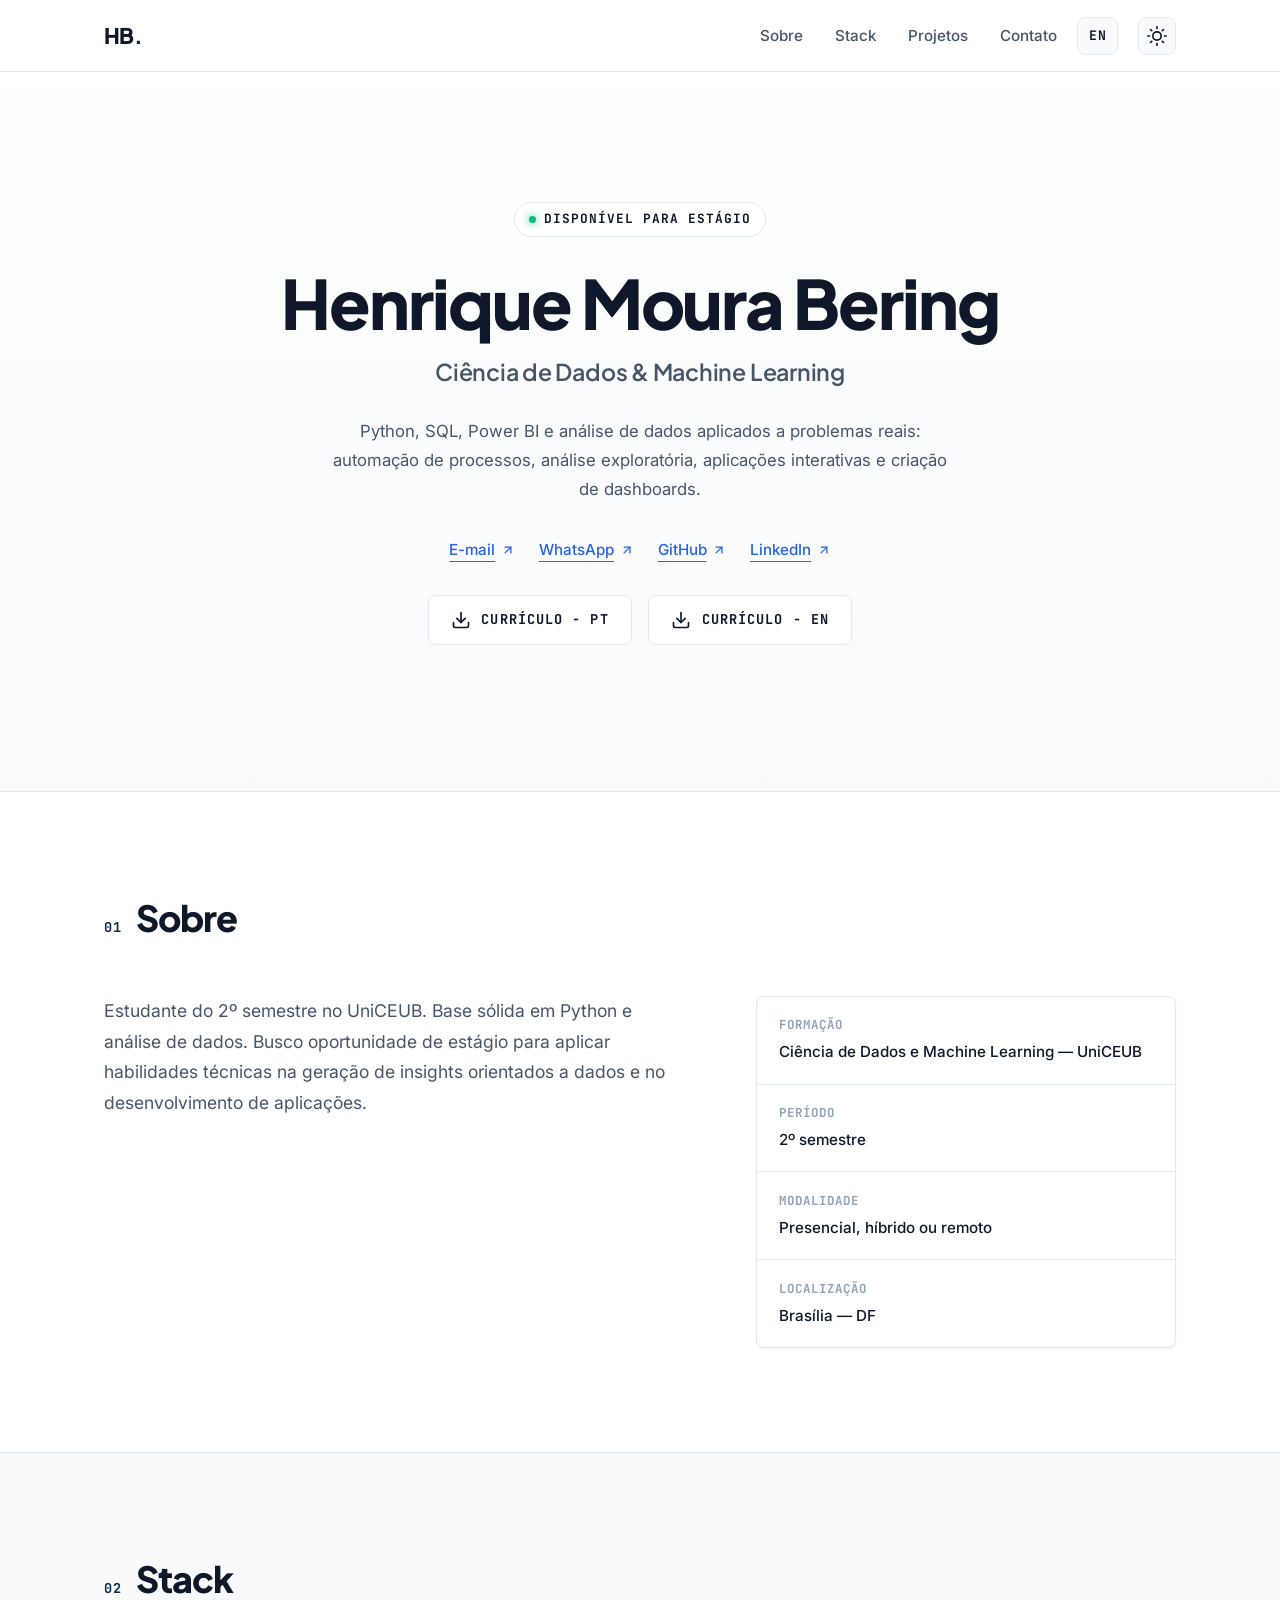
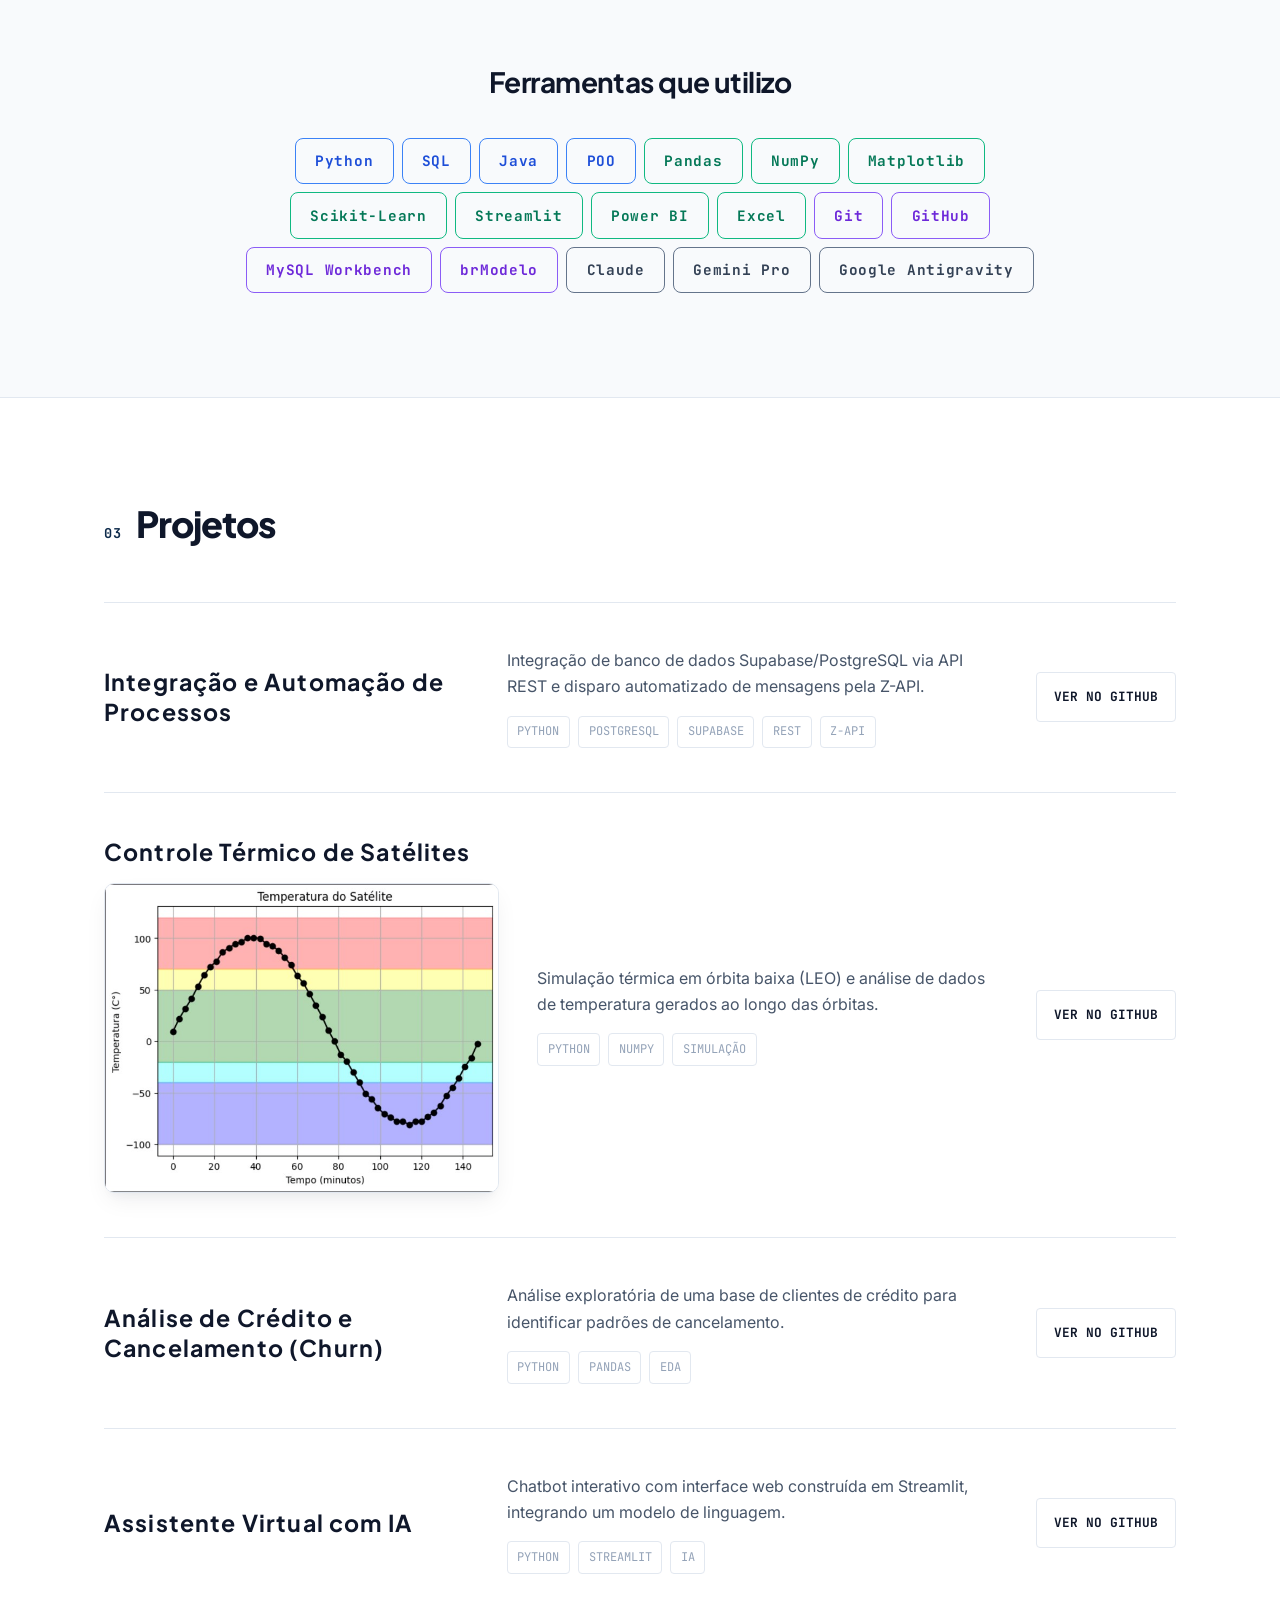
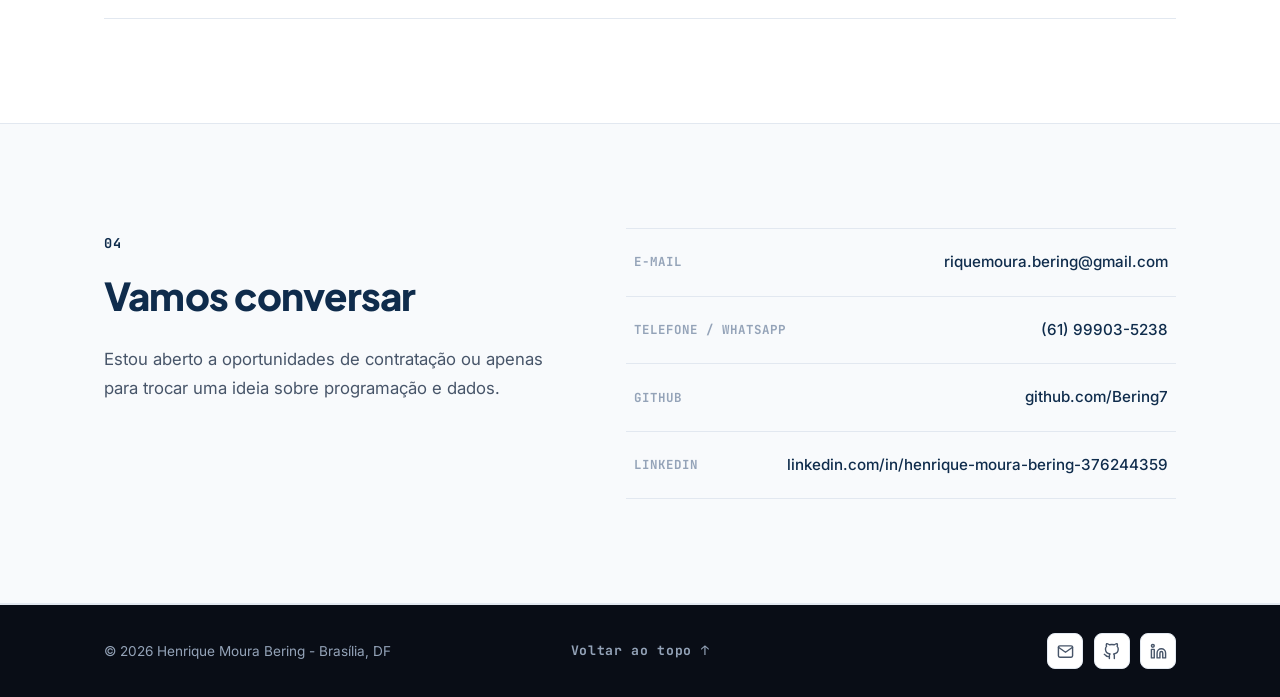
<file: index.html>
<!DOCTYPE html>
<html lang="pt-BR">
<head>
  <meta charset="UTF-8">
  <meta name="viewport" content="width=device-width, initial-scale=1.0">
  <meta name="description" content="Henrique Bering — Ciência de Dados & Machine Learning. Portfólio, projetos e contato.">
  <title>Henrique Moura Bering</title>
  <link rel="preconnect" href="https://fonts.googleapis.com">
  <link rel="preconnect" href="https://fonts.gstatic.com" crossorigin>
  <link href="https://fonts.googleapis.com/css2?family=Inter:wght@400;500;600&family=JetBrains+Mono:wght@400;700&family=Plus+Jakarta+Sans:wght@700;800&display=swap" rel="stylesheet">
  <link rel="stylesheet" href="style.css">
  <script>
    (function () {
      const savedTheme = localStorage.getItem("theme");
      const systemDark = window.matchMedia && window.matchMedia("(prefers-color-scheme: dark)").matches;
      const theme = savedTheme || (systemDark ? "dark" : "light");
      document.documentElement.setAttribute("data-theme", theme);

      const savedLang = localStorage.getItem("lang") || "pt";
      document.documentElement.lang = savedLang === "pt" ? "pt-BR" : "en";
    })();
  </script>
  <meta property="og:title" content="Henrique Moura Bering | Portfólio">
  <meta property="og:description" content="Ciência de Dados, Machine Learning & Desenvolvimento Python">
  <meta property="og:image" content="https://portfolio-henriquebering.vercel.app/og-image.jpg">
  <meta property="og:url" content="https://portfolio-henriquebering.vercel.app/">
  <meta property="og:type" content="website">
</head>
<body>

  <header class="header" id="header">
    <div class="container header__inner">
      <a href="#inicio" class="logo" aria-label="Início">HB<span>.</span></a>

      <div class="header__right">
        <nav class="nav" id="navMenu" aria-label="Navegação principal">
          <ul class="nav__list">
            <li><a href="#sobre" class="nav__link" data-i18n="nav_about">Sobre</a></li>
            <li><a href="#skills" class="nav__link" data-i18n="nav_skills">Stack</a></li>
            <li><a href="#projetos" class="nav__link" data-i18n="nav_projects">Projetos</a></li>
            <li><a href="#contato" class="nav__link" data-i18n="nav_contact">Contato</a></li>
          </ul>
        </nav>

        <!-- Botão de Alternar Idioma -->
        <button type="button" class="lang-btn" id="langToggle" aria-label="Mudar para inglês" title="Mudar para inglês">EN</button>

        <button class="theme-toggle" id="themeToggle" type="button" aria-label="Alternar modo escuro e claro" title="Alternar modo escuro e claro">
          <!-- Sol: visível no modo claro -->
          <svg class="theme-icon theme-icon--sun" xmlns="http://www.w3.org/2000/svg" width="20" height="20" viewBox="0 0 24 24" fill="none" stroke="currentColor" stroke-width="2" stroke-linecap="round" stroke-linejoin="round" aria-hidden="true">
            <circle cx="12" cy="12" r="5"></circle>
            <line x1="12" y1="1" x2="12" y2="3"></line>
            <line x1="12" y1="21" x2="12" y2="23"></line>
            <line x1="4.22" y1="4.22" x2="5.64" y2="5.64"></line>
            <line x1="18.36" y1="18.36" x2="19.78" y2="19.78"></line>
            <line x1="1" y1="12" x2="3" y2="12"></line>
            <line x1="21" y1="12" x2="23" y2="12"></line>
            <line x1="4.22" y1="19.78" x2="5.64" y2="18.36"></line>
            <line x1="18.36" y1="5.64" x2="19.78" y2="4.22"></line>
          </svg>
          <!-- Lua: visível no modo escuro -->
          <svg class="theme-icon theme-icon--moon" xmlns="http://www.w3.org/2000/svg" width="20" height="20" viewBox="0 0 24 24" fill="none" stroke="currentColor" stroke-width="2" stroke-linecap="round" stroke-linejoin="round" aria-hidden="true">
            <path d="M21 12.79A9 9 0 1 1 11.21 3 7 7 0 0 0 21 12.79z"></path>
          </svg>
        </button>

        <button class="nav-toggle" id="navToggle" aria-label="Abrir menu" aria-expanded="false" aria-controls="navMenu">
          <span></span><span></span><span></span>
        </button>
      </div>
    </div>
  </header>

  <main>
    <!-- HERO -->
    <section class="hero" id="inicio">
      <div class="container hero__inner">
        <p class="hero__eyebrow" data-i18n="hero_eyebrow">Disponível para estágio</p>
        <h1 class="hero__title">Henrique Moura Bering</h1>
        <h2 class="hero__subtitle" data-i18n="hero_subtitle">Ciência de Dados &amp; Machine Learning</h2>
        <p class="hero__text" data-i18n="hero_text">
          Python, SQL, Power BI e análise de dados aplicados a problemas reais: automação de processos,
          análise exploratória, aplicações interativas e criação de dashboards.
        </p>
        <div class="hero__contacts">
          <a href="https://mail.google.com/mail/?view=cm&fs=1&to=riquemoura.bering@gmail.com" class="hero__link" title="riquemoura.bering@gmail.com" target="blank">
            <span data-i18n="contact_email">E-mail</span>
            <svg class="link-arrow" xmlns="http://www.w3.org/2000/svg" width="14" height="14" viewBox="0 0 24 24" fill="none" stroke="currentColor" stroke-width="2.2" stroke-linecap="round" stroke-linejoin="round" aria-hidden="true">
              <line x1="7" y1="17" x2="17" y2="7"></line>
              <polyline points="7 7 17 7 17 17"></polyline>
            </svg>
          </a>
          <a href="https://wa.me/5561999035238" target="_blank" rel="noopener noreferrer" class="hero__link" title="(61) 99903-5238">
            <span data-i18n="contact_whatsapp">WhatsApp</span>
            <svg class="link-arrow" xmlns="http://www.w3.org/2000/svg" width="14" height="14" viewBox="0 0 24 24" fill="none" stroke="currentColor" stroke-width="2.2" stroke-linecap="round" stroke-linejoin="round" aria-hidden="true">
              <line x1="7" y1="17" x2="17" y2="7"></line>
              <polyline points="7 7 17 7 17 17"></polyline>
            </svg>
          </a>
          <a href="https://github.com/Bering7" target="_blank" rel="noopener noreferrer" class="hero__link" title="github.com/Bering7">
            <span data-i18n="contact_github">GitHub</span>
            <svg class="link-arrow" xmlns="http://www.w3.org/2000/svg" width="14" height="14" viewBox="0 0 24 24" fill="none" stroke="currentColor" stroke-width="2.2" stroke-linecap="round" stroke-linejoin="round" aria-hidden="true">
              <line x1="7" y1="17" x2="17" y2="7"></line>
              <polyline points="7 7 17 7 17 17"></polyline>
            </svg>
          </a>
          <a href="https://www.linkedin.com/in/henrique-moura-bering-376244359" target="_blank" rel="noopener noreferrer" class="hero__link" title="linkedin.com/in/henrique-moura-bering-376244359">
            <span data-i18n="contact_linkedin">LinkedIn</span>
            <svg class="link-arrow" xmlns="http://www.w3.org/2000/svg" width="14" height="14" viewBox="0 0 24 24" fill="none" stroke="currentColor" stroke-width="2.2" stroke-linecap="round" stroke-linejoin="round" aria-hidden="true">
              <line x1="7" y1="17" x2="17" y2="7"></line>
              <polyline points="7 7 17 7 17 17"></polyline>
            </svg>
          </a>
        </div>

        <div class="hero__actions">
          <a href="curriculo/Currículo.pdf" download="Currículo_Henrique_Moura_Bering" class="btn btn--download"><!-- Ícone de Download em SVG -->
            <svg xmlns="http://www.w3.org/2000/svg" width="20" height="20" viewBox="0 0 24 24" fill="none" stroke="currentColor" stroke-width="2" stroke-linecap="round" stroke-linejoin="round">
              <path d="M21 15v4a2 2 0 0 1-2 2H5a2 2 0 0 1-2-2v-4"></path>
              <polyline points="7 10 12 15 17 10"></polyline>
              <line x1="12" y1="15" x2="12" y2="3"></line>
            </svg>
            <span data-i18n="resume_pt">Currículo - PT</span>
          </a>

          <a href="curriculo/resume.pdf" download="Resume_Henrique_Moura_Bering" class="btn btn--download"><!-- Ícone de Download em SVG -->
            <svg xmlns="http://www.w3.org/2000/svg" width="20" height="20" viewBox="0 0 24 24" fill="none" stroke="currentColor" stroke-width="2" stroke-linecap="round" stroke-linejoin="round">
              <path d="M21 15v4a2 2 0 0 1-2 2H5a2 2 0 0 1-2-2v-4"></path>
              <polyline points="7 10 12 15 17 10"></polyline>
              <line x1="12" y1="15" x2="12" y2="3"></line>
            </svg>
            <span data-i18n="resume_en">Currículo - EN</span>
          </a>
        </div>
      </div>
    </section>

    <!-- SOBRE -->
    <section class="section" id="sobre">
      <div class="container about">
        <div class="section__header">
          <span class="section__label">01</span>
          <h2 class="section__title" data-i18n="about_title">Sobre</h2>
        </div>
        <div class="about__grid">
          <p class="about__text" data-i18n="about_text">
            Estudante do 2º semestre no UniCEUB. Base sólida em Python e análise de dados.
            Busco oportunidade de estágio para aplicar habilidades técnicas na geração de
            insights orientados a dados e no desenvolvimento de aplicações.
          </p>
          <ul class="about__facts">
            <li>
              <span class="about__fact-label" data-i18n="fact_education_label">Formação</span>
              <span class="about__fact-value" data-i18n="fact_education_val">Ciência de Dados e Machine Learning — UniCEUB</span>
            </li>
            <li>
              <span class="about__fact-label" data-i18n="fact_term_label">Período</span>
              <span class="about__fact-value" data-i18n="fact_term_val">2º semestre</span>
            </li>
            <li>
              <span class="about__fact-label" data-i18n="fact_model_label">Modalidade</span>
              <span class="about__fact-value" data-i18n="fact_model_val">Presencial, híbrido ou remoto</span>
            </li>
            <li>
              <span class="about__fact-label" data-i18n="fact_location_label">Localização</span>
              <span class="about__fact-value" data-i18n="fact_location_val">Brasília — DF</span>
            </li>
          </ul>
        </div>
      </div>
    </section>

    <!-- SKILLS -->
    <section class="section section--alt" id="skills">
      <div class="container">
        <div class="section__header">
          <span class="section__label">02</span>
          <h2 class="section__title" data-i18n="skills_title">Stack</h2>
        </div>
        <h3 class="stack__subtitle" data-i18n="stack_subtitle">Ferramentas que utilizo</h3>
        <ul class="badges stack-cloud">
          <li class="badge badge--lang">Python</li>
          <li class="badge badge--lang">SQL</li>
          <li class="badge badge--lang">Java</li>
          <li class="badge badge--lang" data-i18n="badge_oop">POO</li>
          <li class="badge badge--data">Pandas</li>
          <li class="badge badge--data">NumPy</li>
          <li class="badge badge--data">Matplotlib</li>
          <li class="badge badge--data">Scikit-Learn</li>
          <li class="badge badge--data">Streamlit</li>
          <li class="badge badge--data">Power BI</li>
          <li class="badge badge--data">Excel</li>
          <li class="badge badge--tool">Git</li>
          <li class="badge badge--tool">GitHub</li>
          <li class="badge badge--tool">MySQL Workbench</li>
          <li class="badge badge--tool">brModelo</li>
          <li class="badge badge--ai">Claude</li>
          <li class="badge badge--ai">Gemini Pro</li>
          <li class="badge badge--ai">Google Antigravity</li>
        </ul>
      </div>
    </section>

    <!-- PROJETOS -->
    <section class="section" id="projetos">
      <div class="container">
        <div class="section__header">
          <span class="section__label">03</span>
          <h2 class="section__title" data-i18n="projects_title">Projetos</h2>
        </div>

        <div class="portfolio-list">
          <!-- Projeto sem imagem -->
          <article class="portfolio-row">
            <div class="portfolio-left">
              <h3 class="portfolio-title" data-i18n="project_1_title">Integração e Automação de Processos</h3>
            </div>
            <div class="portfolio-center">
              <p class="portfolio-desc" data-i18n="project_1_text">Integração de banco de dados Supabase/PostgreSQL via API REST e disparo automatizado de mensagens pela Z-API.</p>
              <div class="portfolio-tags">
                <span>Python</span><span>PostgreSQL</span><span>Supabase</span><span>REST</span><span>Z-API</span>
              </div>
            </div>
            <div class="portfolio-right">
              <a href="https://github.com/Bering7/desafio-b2bflow" target="_blank" class="portfolio-btn" data-i18n="github_btn">VER NO GITHUB</a>
            </div>
          </article>

          <!-- Projeto SEM imagem -->
          <article class="portfolio-row">
            <div class="portfolio-left">
              <h3 class="portfolio-title" data-i18n="project_2_title">Controle Térmico de Satélites</h3>
              <img src="img/satelite.jpg" alt="Satelite" class="portfolio-img">
            </div>
            <div class="portfolio-center">
              <p class="portfolio-desc" data-i18n="project_2_text">Simulação térmica em órbita baixa (LEO) e análise de dados de temperatura gerados ao longo das órbitas.</p>
              <div class="portfolio-tags">
                <span>Python</span><span>NumPy</span><span data-i18n="tag_simulation">Simulação</span>
              </div>
            </div>
            <div class="portfolio-right">
              <a href="https://github.com/Bering7/Controle-Termico-de-Satelite" target="_blank" class="portfolio-btn" data-i18n="github_btn">VER NO GITHUB</a>
            </div>
          </article>

          <!-- Projeto SEM imagem -->
          <article class="portfolio-row">
            <div class="portfolio-left">
              <h3 class="portfolio-title" data-i18n="project_3_title">Análise de Crédito e Cancelamento (Churn)</h3>
            </div>
            <div class="portfolio-center">
              <p class="portfolio-desc" data-i18n="project_3_text">Análise exploratória de uma base de clientes de crédito para identificar padrões de cancelamento.</p>
              <div class="portfolio-tags">
                <span>Python</span><span>Pandas</span><span>EDA</span>
              </div>
            </div>
            <div class="portfolio-right">
              <a href="https://github.com/Bering7/Hashtag-Programacao" target="_blank" class="portfolio-btn" data-i18n="github_btn">VER NO GITHUB</a>
            </div>
          </article>

          <!-- Projeto SEM imagem -->
          <article class="portfolio-row">
            <div class="portfolio-left">
              <h3 class="portfolio-title" data-i18n="project_4_title">Assistente Virtual com IA</h3>
            </div>
            <div class="portfolio-center">
              <p class="portfolio-desc" data-i18n="project_4_text">Chatbot interativo com interface web construída em Streamlit, integrando um modelo de linguagem.</p>
              <div class="portfolio-tags">
                <span>Python</span><span>Streamlit</span><span data-i18n="tag_ai">IA</span>
              </div>
            </div>
            <div class="portfolio-right">
              <a href="https://github.com/Bering7/Hashtag-Programacao" target="_blank" class="portfolio-btn" data-i18n="github_btn">VER NO GITHUB</a>
            </div>
          </article>
        </div>
      </div>
    </section>

    <!-- CONTATO -->
    <section class="section section--alt" id="contato">
      <div class="container contact">
        <div class="contact__intro">
          <span class="section__label">04</span>
          <h2 class="contact__title" data-i18n="contact_title">Vamos conversar</h2>
          <p class="contact__text" data-i18n="contact_text">
            Estou aberto a oportunidades de contratação ou apenas para trocar uma ideia sobre programação e dados.
          </p>
        </div>

        <ul class="contact__list">
          <li>
            <a href="https://mail.google.com/mail/?view=cm&fs=1&to=riquemoura.bering@gmail.com" target="_blank" rel="noopener noreferrer" class="contact__item">
              <span class="contact__label" data-i18n="contact_email">E-mail</span>
              <span class="contact__value">riquemoura.bering@gmail.com</span>
            </a>
          </li>
          <li>
            <a href="https://wa.me/5561999035238" target="_blank" rel="noopener noreferrer" class="contact__item">
              <span class="contact__label" data-i18n="contact_phone_label">Telefone / WhatsApp</span>
              <span class="contact__value">(61) 99903-5238</span>
            </a>
          </li>
          <li>
            <a href="https://github.com/Bering7" target="_blank" rel="noopener noreferrer" class="contact__item">
              <span class="contact__label" data-i18n="contact_github">GitHub</span>
              <span class="contact__value">github.com/Bering7</span>
            </a>
          </li>
          <li>
            <a href="https://www.linkedin.com/in/henrique-moura-bering-376244359" target="_blank" rel="noopener noreferrer" class="contact__item">
              <span class="contact__label" data-i18n="contact_linkedin">LinkedIn</span>
              <span class="contact__value">linkedin.com/in/henrique-moura-bering-376244359</span>
            </a>
          </li>
        </ul>
      </div>
    </section>
  </main>

  <footer class="footer">
    <div class="container footer__inner">
      <p class="footer__copy">&copy; <span id="year"></span> Henrique Moura Bering - <span data-i18n="footer_location">Brasília, DF</span></p>
      <a href="#inicio" class="footer__top" data-i18n="back_to_top">Voltar ao topo ↑</a>
      <div class="footer__socials">
        <a href="https://mail.google.com/mail/?view=cm&fs=1&to=riquemoura.bering@gmail.com" target="_blank" rel="noopener noreferrer" class="footer__social-btn" aria-label="E-mail" title="E-mail">
          <svg xmlns="http://www.w3.org/2000/svg" width="17" height="17" viewBox="0 0 24 24" fill="none" stroke="currentColor" stroke-width="2" stroke-linecap="round" stroke-linejoin="round" aria-hidden="true">
            <path d="M4 4h16c1.1 0 2 .9 2 2v12c0 1.1-.9 2-2 2H4c-1.1 0-2-.9-2-2V6c0-1.1.9-2 2-2z"></path>
            <polyline points="22,6 12,13 2,6"></polyline>
          </svg>
        </a>
        <a href="https://github.com/Bering7" target="_blank" rel="noopener noreferrer" class="footer__social-btn" aria-label="GitHub" title="GitHub">
          <svg xmlns="http://www.w3.org/2000/svg" width="17" height="17" viewBox="0 0 24 24" fill="none" stroke="currentColor" stroke-width="2" stroke-linecap="round" stroke-linejoin="round" aria-hidden="true">
            <path d="M9 19c-5 1.5-5-2.5-7-3m14 6v-3.87a3.37 3.37 0 0 0-.94-2.61c3.14-.35 6.44-1.54 6.44-7A5.44 5.44 0 0 0 20 4.77 5.07 5.07 0 0 0 19.91 1S18.73.65 16 2.48a13.38 13.38 0 0 0-7 0C6.27.65 5.09 1 5.09 1A5.07 5.07 0 0 0 5 4.77a5.44 5.44 0 0 0-1.5 3.78c0 5.42 3.3 6.61 6.44 7A3.37 3.37 0 0 0 9 18.13V22"></path>
          </svg>
        </a>
        <a href="https://www.linkedin.com/in/henrique-moura-bering-376244359" target="_blank" rel="noopener noreferrer" class="footer__social-btn" aria-label="LinkedIn" title="LinkedIn">
          <svg xmlns="http://www.w3.org/2000/svg" width="17" height="17" viewBox="0 0 24 24" fill="none" stroke="currentColor" stroke-width="2" stroke-linecap="round" stroke-linejoin="round" aria-hidden="true">
            <path d="M16 8a6 6 0 0 1 6 6v7h-4v-7a2 2 0 0 0-2-2 2 2 0 0 0-2 2v7h-4v-7a6 6 0 0 1 6-6z"></path>
            <rect x="2" y="9" width="4" height="12"></rect>
            <circle cx="4" cy="4" r="2"></circle>
          </svg>
        </a>
      </div>
    </div>
  </footer>

  <script src="script.js"></script>
</body>
</html>
</file>
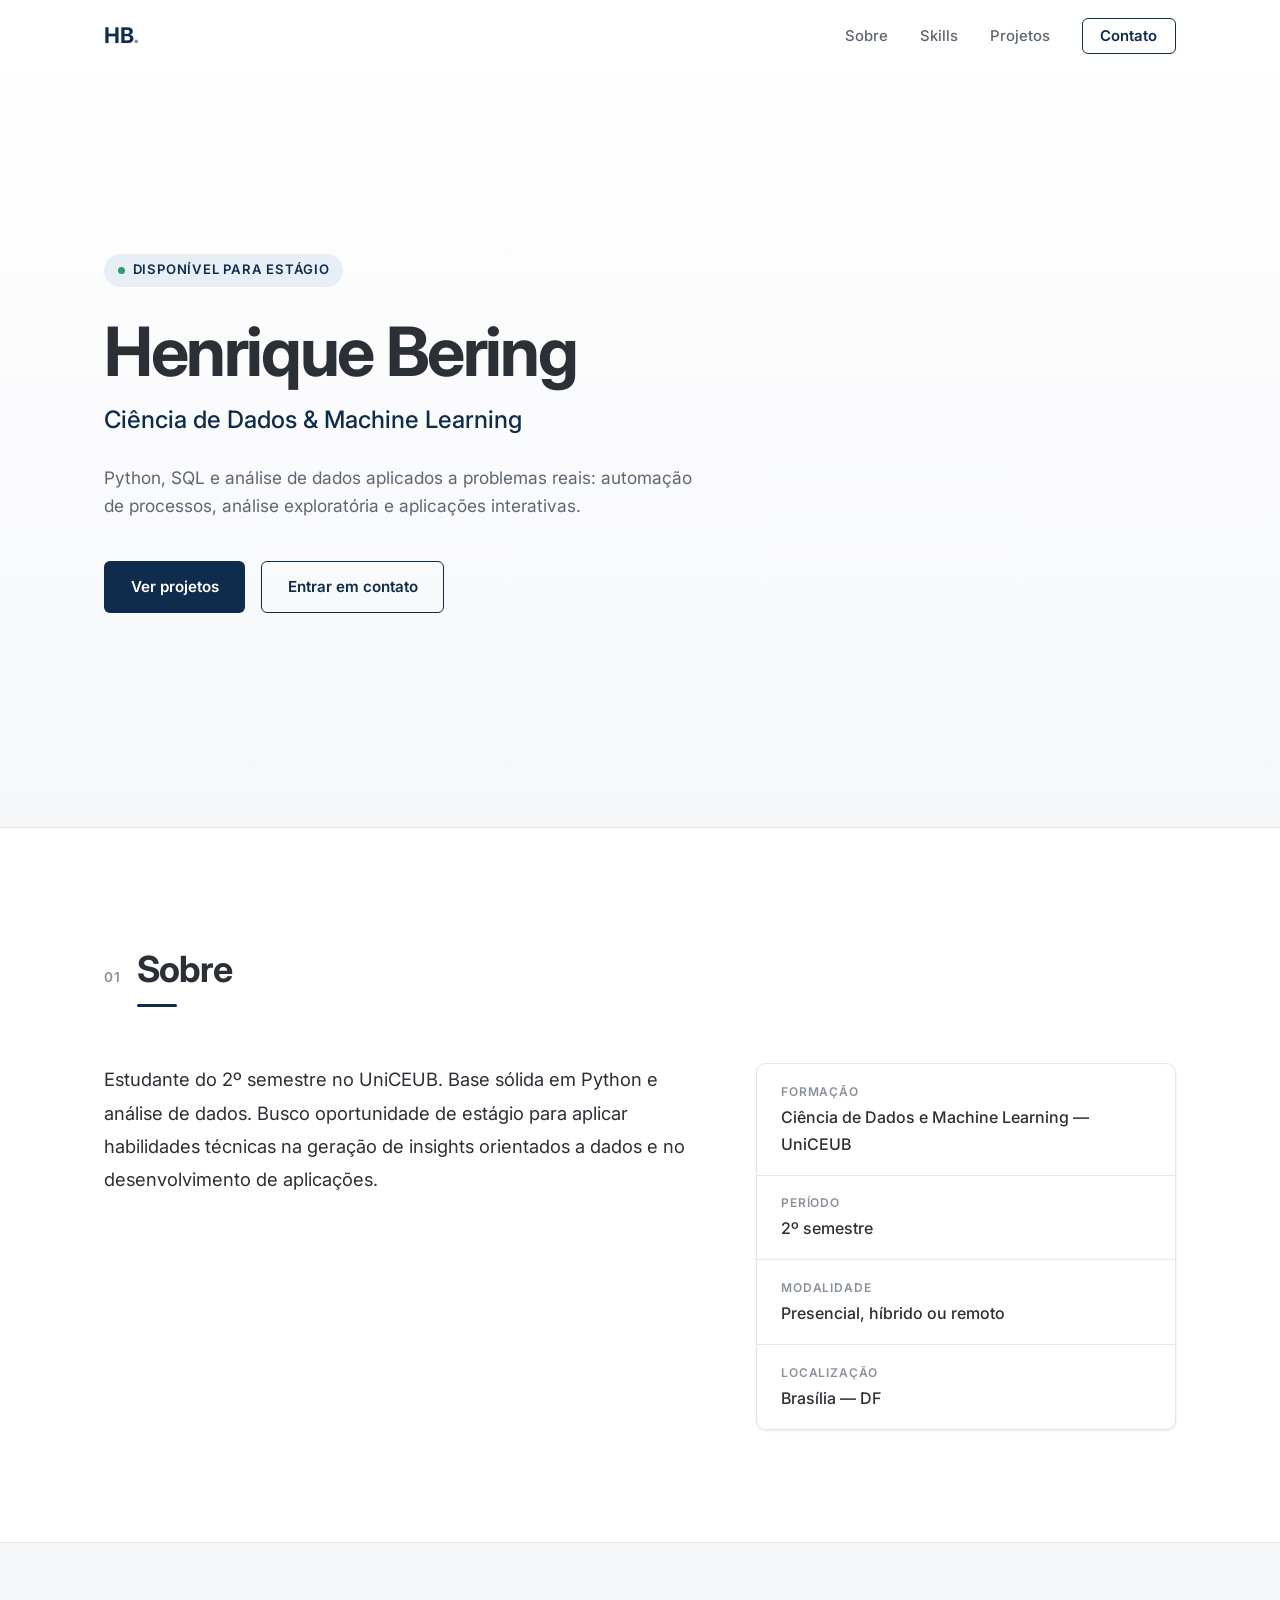
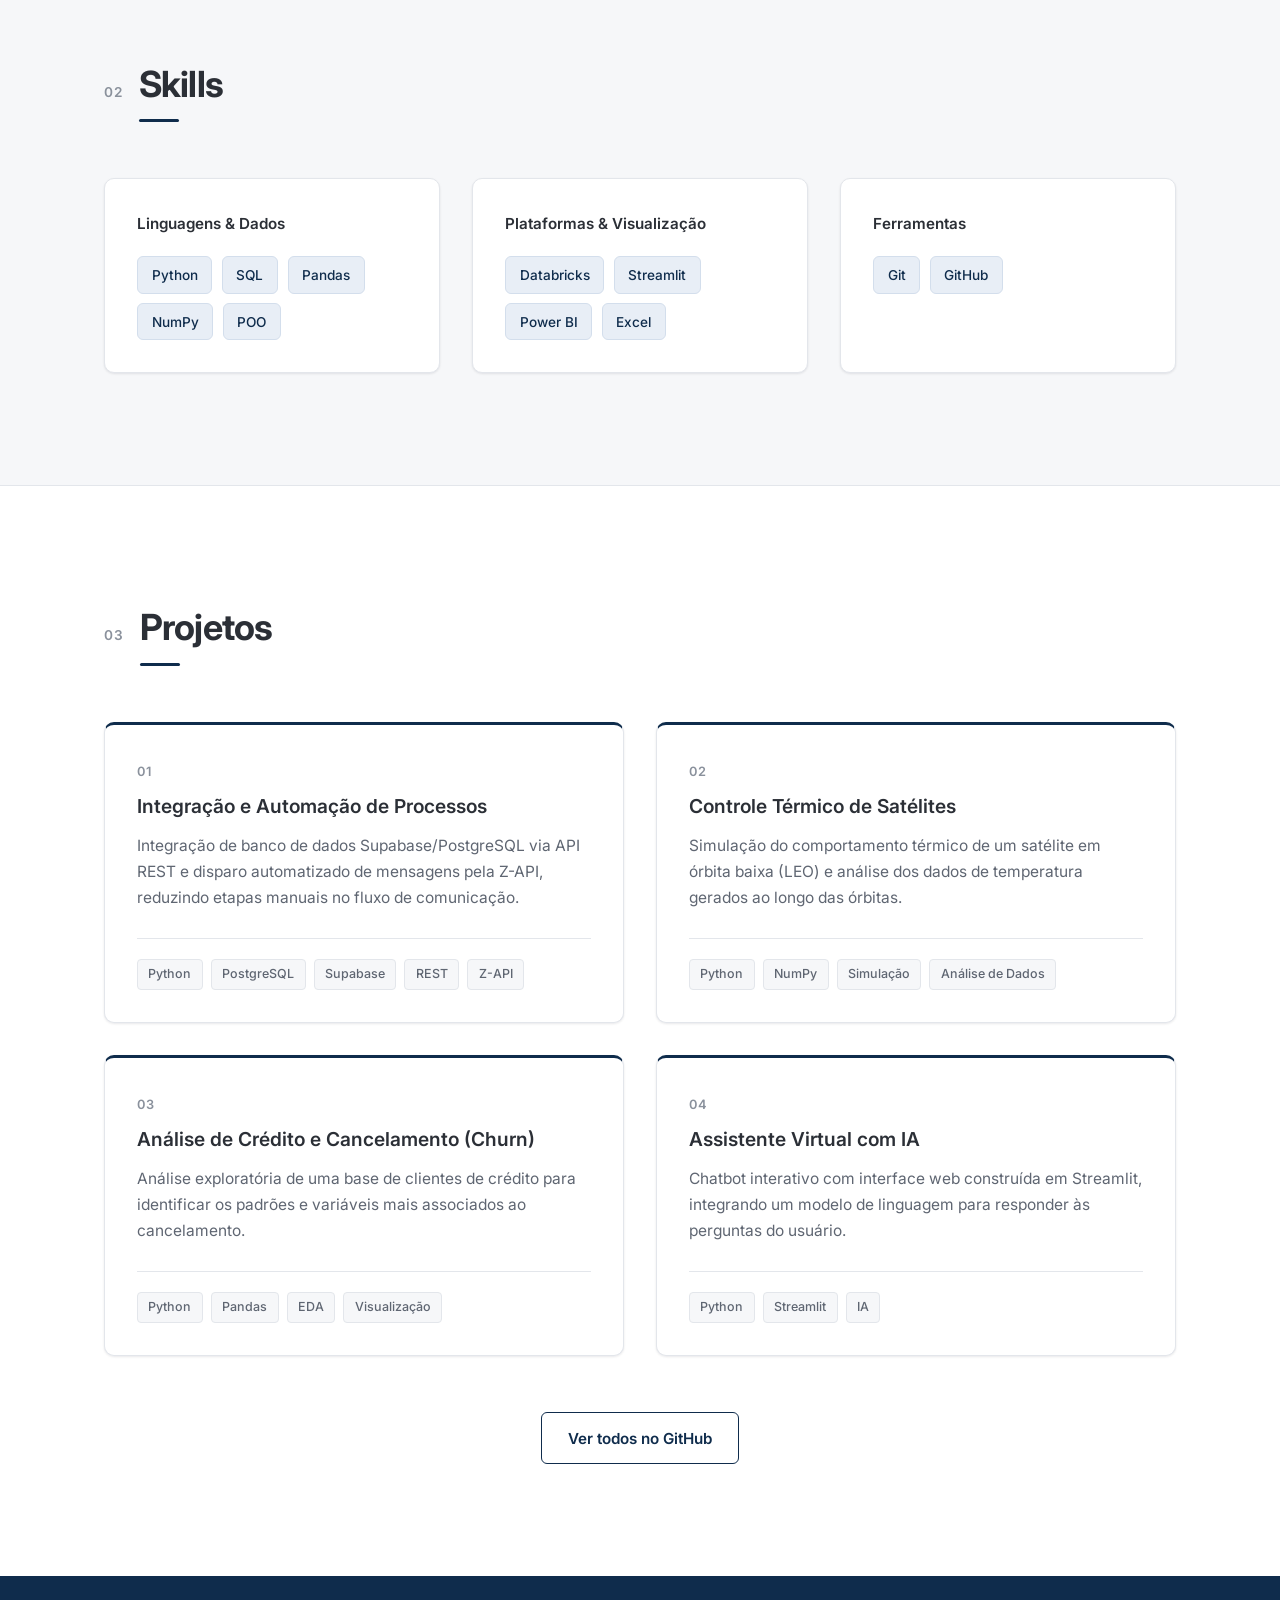
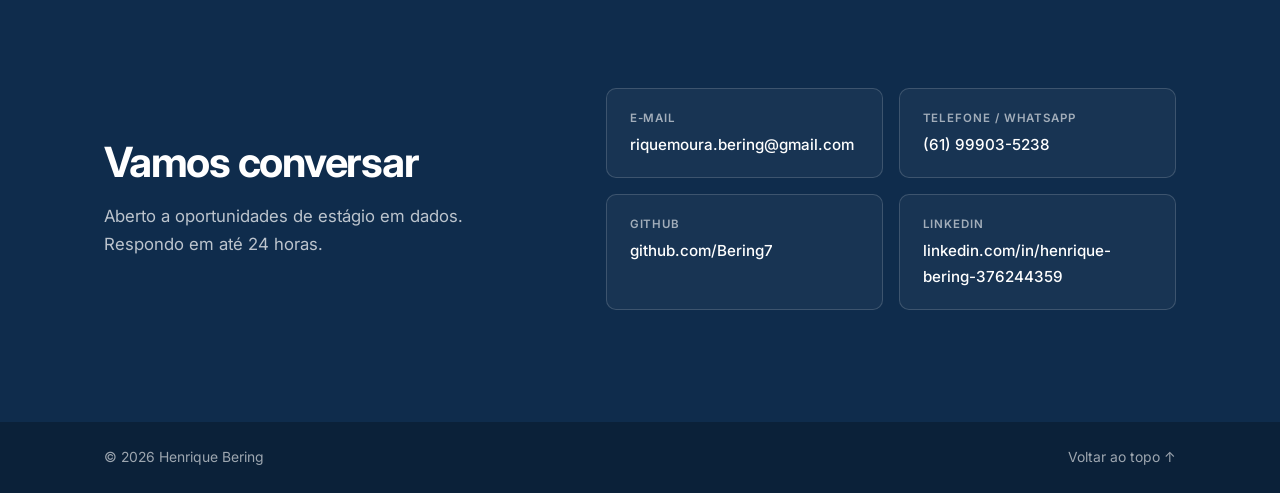
<file: portfolioHUB/index.html>
<!DOCTYPE html>
<html lang="pt-BR">
<head>
  <meta charset="UTF-8">
  <meta name="viewport" content="width=device-width, initial-scale=1.0">
  <meta name="description" content="Henrique Bering — Ciência de Dados & Machine Learning. Portfólio, projetos e contato.">
  <title>Henrique Bering | Ciência de Dados & Machine Learning</title>
  <link rel="preconnect" href="https://fonts.googleapis.com">
  <link rel="preconnect" href="https://fonts.gstatic.com" crossorigin>
  <link href="https://fonts.googleapis.com/css2?family=Inter:wght@400;500;600;700&display=swap" rel="stylesheet">
  <link rel="stylesheet" href="style.css">
</head>
<body>

  <header class="header" id="header">
    <div class="container header__inner">
      <a href="#inicio" class="logo" aria-label="Início">HB<span>.</span></a>

      <button class="nav-toggle" id="navToggle" aria-label="Abrir menu" aria-expanded="false" aria-controls="navMenu">
        <span></span><span></span><span></span>
      </button>

      <nav class="nav" id="navMenu" aria-label="Navegação principal">
        <ul class="nav__list">
          <li><a href="#sobre" class="nav__link">Sobre</a></li>
          <li><a href="#skills" class="nav__link">Skills</a></li>
          <li><a href="#projetos" class="nav__link">Projetos</a></li>
          <li><a href="#contato" class="nav__link nav__link--cta">Contato</a></li>
        </ul>
      </nav>
    </div>
  </header>

  <main>
    <!-- HERO -->
    <section class="hero" id="inicio">
      <div class="container hero__inner">
        <p class="hero__eyebrow">Disponível para estágio</p>
        <h1 class="hero__title">Henrique Bering</h1>
        <h2 class="hero__subtitle">Ciência de Dados &amp; Machine Learning</h2>
        <p class="hero__text">
          Python, SQL e análise de dados aplicados a problemas reais: automação de processos,
          análise exploratória e aplicações interativas.
        </p>
        <div class="hero__actions">
          <a href="#projetos" class="btn btn--primary">Ver projetos</a>
          <a href="#contato" class="btn btn--outline">Entrar em contato</a>
        </div>
      </div>
    </section>

    <!-- SOBRE -->
    <section class="section" id="sobre">
      <div class="container about">
        <div class="section__header">
          <span class="section__label">01</span>
          <h2 class="section__title">Sobre</h2>
        </div>
        <div class="about__grid">
          <p class="about__text">
            Estudante do 2º semestre no UniCEUB. Base sólida em Python e análise de dados.
            Busco oportunidade de estágio para aplicar habilidades técnicas na geração de
            insights orientados a dados e no desenvolvimento de aplicações.
          </p>
          <ul class="about__facts">
            <li>
              <span class="about__fact-label">Formação</span>
              <span class="about__fact-value">Ciência de Dados e Machine Learning — UniCEUB</span>
            </li>
            <li>
              <span class="about__fact-label">Período</span>
              <span class="about__fact-value">2º semestre</span>
            </li>
            <li>
              <span class="about__fact-label">Modalidade</span>
              <span class="about__fact-value">Presencial, híbrido ou remoto</span>
            </li>
            <li>
              <span class="about__fact-label">Localização</span>
              <span class="about__fact-value">Brasília — DF</span>
            </li>
          </ul>
        </div>
      </div>
    </section>

    <!-- SKILLS -->
    <section class="section section--alt" id="skills">
      <div class="container">
        <div class="section__header">
          <span class="section__label">02</span>
          <h2 class="section__title">Skills</h2>
        </div>

        <div class="skills__grid">
          <div class="skills__group">
            <h3 class="skills__group-title">Linguagens &amp; Dados</h3>
            <ul class="badges">
              <li class="badge">Python</li>
              <li class="badge">SQL</li>
              <li class="badge">Pandas</li>
              <li class="badge">NumPy</li>
              <li class="badge">POO</li>
            </ul>
          </div>
          <div class="skills__group">
            <h3 class="skills__group-title">Plataformas &amp; Visualização</h3>
            <ul class="badges">
              <li class="badge">Databricks</li>
              <li class="badge">Streamlit</li>
              <li class="badge">Power BI</li>
              <li class="badge">Excel</li>
            </ul>
          </div>
          <div class="skills__group">
            <h3 class="skills__group-title">Ferramentas</h3>
            <ul class="badges">
              <li class="badge">Git</li>
              <li class="badge">GitHub</li>
            </ul>
          </div>
        </div>
      </div>
    </section>

    <!-- PROJETOS -->
    <section class="section" id="projetos">
      <div class="container">
        <div class="section__header">
          <span class="section__label">03</span>
          <h2 class="section__title">Projetos</h2>
        </div>

        <div class="projects__grid">
          <article class="card">
            <span class="card__index">01</span>
            <h3 class="card__title">Integração e Automação de Processos</h3>
            <p class="card__text">
              Integração de banco de dados Supabase/PostgreSQL via API REST e disparo
              automatizado de mensagens pela Z-API, reduzindo etapas manuais no fluxo de comunicação.
            </p>
            <ul class="card__tags">
              <li>Python</li>
              <li>PostgreSQL</li>
              <li>Supabase</li>
              <li>REST</li>
              <li>Z-API</li>
            </ul>
          </article>

          <article class="card">
            <span class="card__index">02</span>
            <h3 class="card__title">Controle Térmico de Satélites</h3>
            <p class="card__text">
              Simulação do comportamento térmico de um satélite em órbita baixa (LEO) e
              análise dos dados de temperatura gerados ao longo das órbitas.
            </p>
            <ul class="card__tags">
              <li>Python</li>
              <li>NumPy</li>
              <li>Simulação</li>
              <li>Análise de Dados</li>
            </ul>
          </article>

          <article class="card">
            <span class="card__index">03</span>
            <h3 class="card__title">Análise de Crédito e Cancelamento (Churn)</h3>
            <p class="card__text">
              Análise exploratória de uma base de clientes de crédito para identificar
              os padrões e variáveis mais associados ao cancelamento.
            </p>
            <ul class="card__tags">
              <li>Python</li>
              <li>Pandas</li>
              <li>EDA</li>
              <li>Visualização</li>
            </ul>
          </article>

          <article class="card">
            <span class="card__index">04</span>
            <h3 class="card__title">Assistente Virtual com IA</h3>
            <p class="card__text">
              Chatbot interativo com interface web construída em Streamlit, integrando
              um modelo de linguagem para responder às perguntas do usuário.
            </p>
            <ul class="card__tags">
              <li>Python</li>
              <li>Streamlit</li>
              <li>IA</li>
            </ul>
          </article>
        </div>

        <div class="projects__more">
          <a href="https://github.com/Bering7" target="_blank" rel="noopener noreferrer" class="btn btn--outline">
            Ver todos no GitHub
          </a>
        </div>
      </div>
    </section>

    <!-- CONTATO -->
    <section class="section section--dark" id="contato">
      <div class="container contact">
        <div class="contact__intro">
          <h2 class="contact__title">Vamos conversar</h2>
          <p class="contact__text">
            Aberto a oportunidades de estágio em dados. Respondo em até 24 horas.
          </p>
        </div>

        <ul class="contact__list">
          <li>
            <a href="mailto:riquemoura.bering@gmail.com" class="contact__item">
              <span class="contact__label">E-mail</span>
              <span class="contact__value">riquemoura.bering@gmail.com</span>
            </a>
          </li>
          <li>
            <a href="https://wa.me/5561999035238" target="_blank" rel="noopener noreferrer" class="contact__item">
              <span class="contact__label">Telefone / WhatsApp</span>
              <span class="contact__value">(61) 99903-5238</span>
            </a>
          </li>
          <li>
            <a href="https://github.com/Bering7" target="_blank" rel="noopener noreferrer" class="contact__item">
              <span class="contact__label">GitHub</span>
              <span class="contact__value">github.com/Bering7</span>
            </a>
          </li>
          <li>
            <a href="https://www.linkedin.com/in/henrique-bering-376244359" target="_blank" rel="noopener noreferrer" class="contact__item">
              <span class="contact__label">LinkedIn</span>
              <span class="contact__value">linkedin.com/in/henrique-bering-376244359</span>
            </a>
          </li>
        </ul>
      </div>
    </section>
  </main>

  <footer class="footer">
    <div class="container footer__inner">
      <p>&copy; <span id="year"></span> Henrique Bering</p>
      <a href="#inicio" class="footer__top">Voltar ao topo ↑</a>
    </div>
  </footer>

  <script src="script.js"></script>
</body>
</html>
</file>
<file: style.css>
/* ==========================================================
   1. VARIÁVEIS & DESIGN TOKENS
   ========================================================== */
:root {
  --font-heading: 'Plus Jakarta Sans', sans-serif;
  --font-body: 'Inter', sans-serif;
  --font-mono: 'JetBrains Mono', monospace;

  /* Paleta Light (Corporativo & Tech Sofisticado) */
  --bg: #ffffff;
  --bg-alt: #f8fafc;
  --bg-card: #ffffff;
  --header-bg: rgba(255, 255, 255, 0.88);
  --border: #e2e8f0;
  --border-hover: #cbd5e1;
  --text: #0f172a;
  --text-muted: #475569;
  --text-light: #94a3b8;
  --navy: #0f2c4c;
  --navy-hover: #1e3a5f;
  --navy-soft: #f1f5f9;
  --link-blue: #2563eb;
  --link-blue-hover: #1d4ed8;
  --footer-bg: #090d16;
  --footer-text: #94a3b8;

  /* Dimensões & Elevação */
  --radius: 8px;
  --radius-pill: 999px;
  --shadow-sm: 0 1px 3px rgba(15, 23, 42, 0.05);
  --shadow-md: 0 10px 25px -5px rgba(15, 23, 42, 0.08), 0 8px 10px -6px rgba(15, 23, 42, 0.04);
  --header-h: 72px;
  --container: 1120px;
  --transition: 0.2s cubic-bezier(0.16, 1, 0.3, 1);
}

[data-theme="dark"] {
  /* Paleta Dark (Visual Técnico souzaa.dev) */
  --bg: #0b101b;
  --bg-alt: #0f172a;
  --bg-card: #131c31;
  --header-bg: rgba(11, 16, 27, 0.88);
  --border: #1e293b;
  --border-hover: #334155;
  --text: #f8fafc;
  --text-muted: #94a3b8;
  --text-light: #64748b;
  --navy: #38bdf8;
  --navy-hover: #7dd3fc;
  --navy-soft: rgba(56, 189, 248, 0.1);
  --link-blue: #38bdf8;
  --link-blue-hover: #7dd3fc;
  --footer-bg: #05080f;
  --footer-text: #64748b;
  --shadow-sm: 0 1px 3px rgba(0, 0, 0, 0.3);
  --shadow-md: 0 12px 28px rgba(0, 0, 0, 0.45);
}

/* ==========================================================
   2. RESET & BASE
   ========================================================== */
*, *::before, *::after {
  box-sizing: border-box;
  margin: 0;
  padding: 0;
}

html {
  scroll-behavior: smooth;
  scroll-padding-top: var(--header-h);
}

body {
  font-family: var(--font-body);
  font-size: 1rem;
  font-weight: 400;
  line-height: 1.75;
  color: var(--text);
  background-color: var(--bg);
  -webkit-font-smoothing: antialiased;
  -moz-osx-font-smoothing: grayscale;
  transition: background-color var(--transition), color var(--transition);
}

body.no-scroll { overflow: hidden; }
ul { list-style: none; }
a { color: inherit; text-decoration: none; }
a:focus-visible, button:focus-visible { outline: 2px solid var(--navy); outline-offset: 3px; }

.container {
  width: 100%;
  max-width: var(--container);
  margin: 0 auto;
  padding: 0 24px;
}

/* ==========================================================
   3. TIPOGRAFIA NATIVA
   ========================================================== */
h1, h2 {
  font-family: var(--font-heading);
  font-weight: 800;
  letter-spacing: -0.03em;
  color: var(--text);
}

p {
  font-family: var(--font-body);
  font-weight: 400;
  line-height: 1.75;
  color: var(--text-muted);
}

h3 {
  font-family: var(--font-mono);
  font-size: 0.95rem;
  font-weight: 700;
  letter-spacing: 0.05em;
  color: var(--text);
}

/* ==========================================================
   4. BOTÕES, PILLS & CONTROLES
   ========================================================== */
.btn {
  display: inline-flex;
  align-items: center;
  justify-content: center;
  gap: 0.65rem;
  font-family: var(--font-mono);
  font-size: 0.85rem;
  font-weight: 700;
  text-transform: uppercase;
  letter-spacing: 0.08em;
  padding: 0.75rem 1.4rem;
  border-radius: var(--radius);
  border: 1px solid transparent;
  cursor: pointer;
  transition: background-color var(--transition), color var(--transition), border-color var(--transition), transform var(--transition);
}
.btn:hover { transform: translateY(-2px); }

.btn--download {
  border: 1px solid var(--border);
  background: var(--bg-card);
  color: var(--text);
}
.btn--download:hover {
  border-color: var(--navy);
  color: var(--navy);
  background: var(--navy-soft);
}

/* Botão de Alternar Idioma */
.lang-btn {
  display: inline-flex;
  align-items: center;
  justify-content: center;
  min-width: 38px;
  height: 38px;
  padding: 0 0.65rem;
  border-radius: var(--radius);
  border: 1px solid var(--border);
  background: var(--bg-alt);
  color: var(--text);
  font-family: var(--font-mono);
  font-size: 0.82rem;
  font-weight: 700;
  letter-spacing: 0.08em;
  text-transform: uppercase;
  cursor: pointer;
  transition: background-color var(--transition), border-color var(--transition), color var(--transition), transform var(--transition);
}
.lang-btn:hover {
  border-color: var(--border-hover);
  color: var(--navy);
  transform: translateY(-1px);
}

/* Alternador de Tema */
.theme-toggle {
  display: inline-flex;
  align-items: center;
  justify-content: center;
  width: 38px;
  height: 38px;
  border-radius: var(--radius);
  border: 1px solid var(--border);
  background: var(--bg-alt);
  color: var(--text);
  cursor: pointer;
  transition: background-color var(--transition), border-color var(--transition), transform var(--transition);
}
.theme-toggle:hover { border-color: var(--border-hover); transform: translateY(-1px); }
.theme-icon { display: none; }
:root:not([data-theme="dark"]) .theme-icon--sun { display: block; }
[data-theme="dark"] .theme-icon--moon { display: block; }

/* Menu Mobile Toggle */
.nav-toggle {
  display: none;
  flex-direction: column;
  justify-content: center;
  gap: 5px;
  width: 38px;
  height: 38px;
  background: none;
  border: 1px solid var(--border);
  border-radius: var(--radius);
  cursor: pointer;
  padding: 8px;
}
.nav-toggle span {
  display: block;
  height: 2px;
  width: 100%;
  background: var(--text);
  border-radius: 2px;
  transition: transform var(--transition), opacity var(--transition);
}
.nav-toggle.is-open span:nth-child(1) { transform: translateY(7px) rotate(45deg); }
.nav-toggle.is-open span:nth-child(2) { opacity: 0; }
.nav-toggle.is-open span:nth-child(3) { transform: translateY(-7px) rotate(-45deg); }

/* ==========================================================
   5. HEADER & NAVEGAÇÃO
   ========================================================== */
.header {
  position: fixed;
  inset: 0 0 auto 0;
  height: var(--header-h);
  background: var(--header-bg);
  backdrop-filter: blur(12px);
  -webkit-backdrop-filter: blur(12px);
  border-bottom: 1px solid var(--border);
  z-index: 100;
  transition: border-color var(--transition), box-shadow var(--transition);
}
.header.is-scrolled { box-shadow: var(--shadow-sm); }
.header__inner { height: 100%; display: flex; align-items: center; justify-content: space-between; }
.header__right { display: flex; align-items: center; gap: 1.25rem; }

.logo {
  font-family: var(--font-heading);
  font-size: 1.35rem;
  font-weight: 800;
  letter-spacing: -0.03em;
  color: var(--text);
}
.logo span { color: var(--navy); }

.nav__list { display: flex; align-items: center; gap: 2rem; }
.nav__link {
  font-family: var(--font-body);
  font-size: 0.95rem;
  font-weight: 500;
  color: var(--text-muted);
  position: relative;
  transition: color var(--transition);
}
.nav__link:hover, .nav__link.is-active { color: var(--text); }
.nav__link::after {
  content: '';
  position: absolute;
  left: 0;
  bottom: -4px;
  width: 0;
  height: 2px;
  background: var(--navy);
  transition: width var(--transition);
}
.nav__link:hover::after, .nav__link.is-active::after { width: 100%; }

/* ==========================================================
   6. HERO SECTION
   ========================================================== */
.hero {
  min-height: 88vh;
  display: flex;
  align-items: center;
  padding: calc(var(--header-h) + 64px) 0 80px;
  background: linear-gradient(180deg, var(--bg) 0%, var(--bg-alt) 100%);
  border-bottom: 1px solid var(--border);
}

.hero__inner {
  display: flex;
  flex-direction: column;
  align-items: center;
  text-align: center;
  max-width: 820px;
  margin: 0 auto;
}

.hero__eyebrow {
  display: inline-flex;
  align-items: center;
  gap: 0.5rem;
  font-family: var(--font-mono);
  font-size: 0.8rem;
  font-weight: 700;
  letter-spacing: 0.08em;
  text-transform: uppercase;
  color: var(--text);
  background: var(--bg-card);
  border: 1px solid var(--border);
  padding: 0.35rem 0.85rem;
  border-radius: var(--radius-pill);
  margin-bottom: 1.75rem;
}
.hero__eyebrow::before {
  content: '';
  width: 7px;
  height: 7px;
  border-radius: 50%;
  background: #10b981;
  box-shadow: 0 0 8px #10b981;
}

.hero__title {
  font-size: clamp(2.5rem, 5.5vw, 4.25rem);
  line-height: 1.1;
  margin-bottom: 0.75rem;
}

.hero__subtitle {
  font-size: clamp(1.15rem, 2.2vw, 1.45rem);
  font-weight: 600;
  letter-spacing: -0.01em;
  color: var(--text-muted);
}

.hero__text {
  margin: 1.5rem auto 0;
  max-width: 620px;
  font-size: 1.05rem;
}

.hero__contacts {
  display: flex;
  flex-wrap: wrap;
  align-items: center;
  justify-content: center;
  gap: 1.5rem;
  margin-top: 2rem;
}

.hero__link {
  display: inline-flex;
  align-items: center;
  gap: 0.35rem;
  font-family: var(--font-body);
  font-size: 0.95rem;
  font-weight: 500;
  color: var(--link-blue);
  transition: color var(--transition);
}
.hero__link span {
  text-decoration: underline;
  text-underline-offset: 6px;
  text-decoration-thickness: 1px;
}
.hero__link .link-arrow {
  flex-shrink: 0;
  transition: transform var(--transition);
}
.hero__link:hover { color: var(--link-blue-hover); }
.hero__link:hover .link-arrow { transform: translate(2px, -2px); }

.hero__actions {
  display: flex;
  flex-wrap: wrap;
  justify-content: center;
  align-items: center;
  gap: 1rem;
  margin-top: 2rem;
}

/* ==========================================================
   7. SEÇÕES & ESTRUTURA GERAL
   ========================================================== */
.section { padding: 104px 0; }
.section--alt {
  background: var(--bg-alt);
  border-top: 1px solid var(--border);
  border-bottom: 1px solid var(--border);
}

.section__header {
  display: flex;
  align-items: baseline;
  gap: 0.85rem;
  margin-bottom: 3.5rem;
}

.section__label {
  font-family: var(--font-mono);
  font-size: 0.85rem;
  font-weight: 700;
  letter-spacing: 0.1em;
  color: var(--navy);
}

.section__title {
  font-size: clamp(1.75rem, 3.2vw, 2.25rem);
  line-height: 1.2;
}

/* ==========================================================
   8. SOBRE
   ========================================================== */
.about__grid {
  display: grid;
  grid-template-columns: 1.4fr 1fr;
  gap: 4rem;
  align-items: start;
}

.about__text { font-size: 1.1rem; }

.about__facts {
  border: 1px solid var(--border);
  border-radius: var(--radius);
  background: var(--bg-card);
  box-shadow: var(--shadow-sm);
}

.about__facts li {
  display: flex;
  flex-direction: column;
  gap: 0.2rem;
  padding: 1.1rem 1.4rem;
}
.about__facts li + li { border-top: 1px solid var(--border); }

.about__fact-label {
  font-family: var(--font-mono);
  font-size: 0.78rem;
  font-weight: 700;
  text-transform: uppercase;
  letter-spacing: 0.08em;
  color: var(--text-light);
}

.about__fact-value {
  font-family: var(--font-body);
  font-size: 0.95rem;
  font-weight: 500;
  color: var(--text);
}

/* ==========================================================
   9. STACK
   ========================================================== */
.stack__subtitle {
  text-align: center;
  font-family: var(--font-heading);
  font-size: clamp(1.25rem, 2.5vw, 1.75rem);
  font-weight: 700;
  margin-bottom: 2rem;
  color: var(--text);
  letter-spacing: -0.02em;
}

.stack-cloud {
  display: flex;
  flex-wrap: wrap;
  justify-content: center;
  align-items: center;
  gap: 0.85rem;
  max-width: 850px;
  margin: 0 auto;
}

.stack-cloud .badge {
  font-size: 0.9rem;
  padding: 0.6rem 1.2rem;
}

.badges { display: flex; flex-wrap: wrap; gap: 0.5rem; }

.badge {
  font-family: var(--font-mono);
  font-size: 0.8rem;
  font-weight: 700;
  letter-spacing: 0.05em;
  color: var(--text-muted);
  background: var(--bg-alt);
  border: 1px solid var(--border);
  padding: 0.35rem 0.75rem;
  border-radius: var(--radius);
  transition: color var(--transition), border-color var(--transition), background-color var(--transition);
}
.badge:hover { color: var(--text); border-color: var(--border-hover); }

/* Categorias da Stack */
.badge--lang { border-color: #3b82f6; color: #1d4ed8; }
.badge--data { border-color: #10b981; color: #047857; }
.badge--tool { border-color: #8b5cf6; color: #6d28d9; }
.badge--ai { border-color: #64748b; color: #334155; }
[data-theme="dark"] .badge--lang { color: #60a5fa; }
[data-theme="dark"] .badge--data { color: #34d399; }
[data-theme="dark"] .badge--tool { color: #a78bfa; }
[data-theme="dark"] .badge--ai { color: #94a3b8; }

/* ==========================================================
   10. PROJETOS
   ========================================================== */
.portfolio-list {
  display: flex;
  flex-direction: column;
  width: 100%;
}

.portfolio-row {
  display: grid;
  grid-template-columns: minmax(260px, 34%) minmax(280px, 1fr) 140px;
  gap: clamp(1.5rem, 3vw, 2.5rem);
  width: 100%;
  padding: 2.75rem 0;
  border-bottom: 1px solid var(--border);
  align-items: center;
}

.portfolio-row:has(.portfolio-img) {
  grid-template-columns: fit-content(50%) minmax(280px, 1fr) 140px;
  align-items: center;
}

.portfolio-row:first-child { border-top: 1px solid var(--border); }

.portfolio-left {
  display: flex;
  flex-direction: column;
  align-items: flex-start;
  gap: 1rem;
  width: 100%;
}

.portfolio-row:has(.portfolio-img) .portfolio-left {
  width: fit-content;
  max-width: 100%;
}

.portfolio-title {
  font-family: var(--font-heading);
  font-size: 1.45rem;
  font-weight: 700;
  line-height: 1.3;
  color: var(--text);
}

.portfolio-img {
  width: auto;
  max-width: 100%;
  max-height: 310px;
  height: auto;
  display: block;
  border-radius: 10px;
  border: 1px solid var(--border);
  box-shadow: var(--shadow-md);
  object-fit: contain;
}

.portfolio-center {
  display: flex;
  flex-direction: column;
  justify-content: center;
  gap: 1rem;
  width: 100%;
  min-width: 0;
}

.portfolio-desc {
  font-family: var(--font-body);
  font-size: 1rem;
  color: var(--text-muted);
  line-height: 1.65;
  width: 100%;
}

.portfolio-tags { display: flex; flex-wrap: wrap; gap: 0.5rem; }
.portfolio-tags span { border: 1px solid var(--border); padding: 0.3rem 0.6rem; border-radius: 4px; font-family: var(--font-mono); font-size: 0.75rem; color: var(--text-light); text-transform: uppercase; }

.portfolio-right { display: flex; flex-direction: column; gap: 0.8rem; width: 100%; }
.portfolio-btn { display: flex; align-items: center; justify-content: center; width: 100%; padding: 0.8rem 1rem; border: 1px solid var(--border); border-radius: 4px; font-family: var(--font-mono); font-size: 0.8rem; font-weight: 700; color: var(--text); text-transform: uppercase; transition: background 0.2s; white-space: nowrap; }
.portfolio-btn:hover { background: var(--bg-alt); }
.portfolio-btn--primary { background: var(--link-blue); border-color: var(--link-blue); color: #fff; }
.portfolio-btn--primary:hover { background: var(--link-blue-hover); border-color: var(--link-blue-hover); color: #fff; }

@media (max-width: 1024px) {
  .portfolio-row {
    grid-template-columns: minmax(220px, 32%) 1fr 130px;
    gap: 1.5rem;
  }
  .portfolio-row:has(.portfolio-img) {
    grid-template-columns: fit-content(45%) 1fr 130px;
    gap: 1.5rem;
  }
  .portfolio-img {
    max-height: 250px;
  }
}

@media (max-width: 768px) {
  .portfolio-row,
  .portfolio-row:has(.portfolio-img) {
    grid-template-columns: 1fr;
    gap: 1.25rem;
  }
  .portfolio-row:has(.portfolio-img) .portfolio-left {
    width: 100%;
  }
  .portfolio-img {
    max-height: 280px;
  }
  .portfolio-right { flex-direction: row; }
  .portfolio-btn { width: auto; flex: 1; }
}

/* ==========================================================
   10. CONTATO
   ========================================================== */
.contact {
  display: grid;
  grid-template-columns: 1fr 1.2fr;
  gap: 4rem;
  align-items: start;
}

.contact__title {
  font-family: var(--font-heading);
  font-size: clamp(1.85rem, 3vw, 2.5rem);
  font-weight: 800;
  color: var(--navy);
  letter-spacing: -0.02em;
  margin-top: 0.35rem;
  margin-bottom: 1rem;
}

.contact__text {
  color: var(--text-muted);
  font-size: 1.05rem;
  line-height: 1.75;
  max-width: 440px;
}

.contact__list {
  display: flex;
  flex-direction: column;
  border-top: 1px solid var(--border);
}

.contact__item {
  display: flex;
  justify-content: space-between;
  align-items: center;
  gap: 1.5rem;
  padding: 1.25rem 0.5rem;
  border-bottom: 1px solid var(--border);
  transition: padding-left var(--transition), background-color var(--transition), border-color var(--transition);
}

.contact__item:hover {
  padding-left: 1rem;
  background: var(--tag-bg);
}

.contact__label {
  font-family: var(--font-mono);
  font-size: 0.78rem;
  font-weight: 700;
  text-transform: uppercase;
  letter-spacing: 0.08em;
  color: var(--text-light);
}

.contact__value {
  font-weight: 500;
  color: var(--navy);
  font-size: 0.95rem;
  word-break: break-word;
  text-align: right;
  transition: color var(--transition);
}

.contact__item:hover .contact__value {
  color: var(--accent);
}

/* ==========================================================
   11. FOOTER
   ========================================================== */
.footer {
  background: var(--footer-bg);
  color: var(--footer-text);
  font-size: 0.9rem;
  padding: 1.75rem 0;
  border-top: 1px solid var(--border);
}

.footer__inner {
  display: grid;
  grid-template-columns: 1fr auto 1fr;
  align-items: center;
  gap: 1.5rem;
}

.footer__copy {
  color: var(--footer-text);
  font-size: 0.85rem;
  justify-self: start;
}

.footer__top {
  font-family: var(--font-mono);
  font-size: 0.82rem;
  font-weight: 700;
  letter-spacing: 0.05em;
  color: var(--footer-text);
  justify-self: center;
  white-space: nowrap;
  transition: color var(--transition), transform var(--transition);
}
.footer__top:hover {
  color: #ffffff;
  transform: translateY(-2px);
}

.footer__socials {
  display: flex;
  align-items: center;
  justify-self: end;
  gap: 0.65rem;
}

.footer__social-btn {
  display: inline-flex;
  align-items: center;
  justify-content: center;
  width: 36px;
  height: 36px;
  border-radius: var(--radius);
  border: 1px solid var(--border);
  background: var(--bg-card);
  color: var(--text-muted);
  transition: color var(--transition), border-color var(--transition), background-color var(--transition), transform var(--transition);
}
.footer__social-btn:hover {
  color: var(--navy);
  border-color: var(--navy);
  transform: translateY(-2px);
}

/* ==========================================================
   12. ANIMAÇÕES (REVEAL)
   ========================================================== */
.reveal {
  opacity: 0;
  transform: translateY(16px);
  transition: opacity 0.5s cubic-bezier(0.16, 1, 0.3, 1), transform 0.5s cubic-bezier(0.16, 1, 0.3, 1);
}

.reveal.is-visible {
  opacity: 1;
  transform: translateY(0);
}

/* ==========================================================
   13. RESPONSIVIDADE
   ========================================================== */
@media (max-width: 900px) {
  .about__grid { grid-template-columns: 1fr; gap: 2.5rem; }
  .contact { grid-template-columns: 1fr; gap: 2.5rem; }
}

@media (max-width: 768px) {
  .nav-toggle { display: flex; }

  .nav {
    position: fixed;
    top: var(--header-h);
    left: 0;
    right: 0;
    background: var(--header-bg);
    backdrop-filter: blur(12px);
    -webkit-backdrop-filter: blur(12px);
    border-bottom: 1px solid var(--border);
    padding: 1.5rem 24px;
    transform: translateY(-100%);
    opacity: 0;
    pointer-events: none;
    transition: transform var(--transition), opacity var(--transition);
  }

  .nav.is-open {
    transform: translateY(0);
    opacity: 1;
    pointer-events: auto;
  }

  .nav__list {
    flex-direction: column;
    align-items: flex-start;
    gap: 1.25rem;
  }

  .nav__link { font-size: 1.05rem; }
  .hero { min-height: auto; padding: calc(var(--header-h) + 40px) 0 60px; }
  .section { padding: 80px 0; }

  .footer__inner {
    display: flex;
    flex-direction: column;
    align-items: center;
    text-align: center;
    gap: 1.25rem;
  }
  .footer__copy { justify-self: center; text-align: center; }
  .footer__socials { justify-self: center; }
}

@media (max-width: 480px) {
  .container { padding: 0 18px; }
  .hero__contacts { gap: 0.75rem 1.25rem; }
  .hero__actions { flex-direction: column; width: 100%; }
  .hero__actions .btn { width: 100%; }
  .contact__item { flex-direction: column; align-items: flex-start; gap: 0.35rem; }
  .contact__value { text-align: left; }
}
</file>
<file: portfolioHUB/style.css>
/* ==========================================================
   VARIÁVEIS
   ========================================================== */
:root {
  --navy: #0f2c4c;
  --navy-hover: #1b4170;
  --navy-soft: #e8eef6;

  --bg: #ffffff;
  --bg-alt: #f6f7f9;
  --border: #e3e6eb;

  --text: #2b2f36;
  --text-muted: #5f6672;
  --text-light: #8a919c;

  --radius: 10px;
  --shadow-sm: 0 1px 3px rgba(16, 24, 40, 0.06), 0 1px 2px rgba(16, 24, 40, 0.04);
  --shadow-md: 0 10px 28px rgba(16, 24, 40, 0.08), 0 2px 6px rgba(16, 24, 40, 0.04);

  --header-h: 72px;
  --container: 1120px;
  --transition: 0.25s ease;
}

/* ==========================================================
   RESET / BASE
   ========================================================== */
*,
*::before,
*::after {
  box-sizing: border-box;
  margin: 0;
  padding: 0;
}

html {
  scroll-behavior: smooth;
  scroll-padding-top: var(--header-h);
}

body {
  font-family: "Inter", "Segoe UI", Roboto, Arial, sans-serif;
  font-size: 1rem;
  line-height: 1.65;
  color: var(--text);
  background: var(--bg);
  -webkit-font-smoothing: antialiased;
}

ul { list-style: none; }

a {
  color: inherit;
  text-decoration: none;
}

a:focus-visible,
button:focus-visible {
  outline: 2px solid var(--navy);
  outline-offset: 3px;
}

.container {
  width: 100%;
  max-width: var(--container);
  margin: 0 auto;
  padding: 0 24px;
}

body.no-scroll { overflow: hidden; }

/* ==========================================================
   BOTÕES
   ========================================================== */
.btn {
  display: inline-flex;
  align-items: center;
  justify-content: center;
  padding: 0.8rem 1.6rem;
  font-size: 0.95rem;
  font-weight: 600;
  border-radius: 6px;
  border: 1.5px solid transparent;
  transition: background var(--transition), color var(--transition),
              border-color var(--transition), transform var(--transition);
  cursor: pointer;
}

.btn:hover { transform: translateY(-1px); }

.btn--primary {
  background: var(--navy);
  color: #fff;
}

.btn--primary:hover { background: var(--navy-hover); }

.btn--outline {
  border-color: var(--navy);
  color: var(--navy);
  background: transparent;
}

.btn--outline:hover {
  background: var(--navy);
  color: #fff;
}

/* ==========================================================
   HEADER / NAV
   ========================================================== */
.header {
  position: fixed;
  inset: 0 0 auto 0;
  height: var(--header-h);
  background: rgba(255, 255, 255, 0.92);
  backdrop-filter: blur(8px);
  -webkit-backdrop-filter: blur(8px);
  border-bottom: 1px solid transparent;
  z-index: 100;
  transition: border-color var(--transition), box-shadow var(--transition);
}

.header.is-scrolled {
  border-bottom-color: var(--border);
  box-shadow: var(--shadow-sm);
}

.header__inner {
  height: 100%;
  display: flex;
  align-items: center;
  justify-content: space-between;
}

.logo {
  font-size: 1.35rem;
  font-weight: 700;
  color: var(--navy);
  letter-spacing: -0.02em;
}

.logo span { color: var(--text-light); }

.nav__list {
  display: flex;
  align-items: center;
  gap: 2rem;
}

.nav__link {
  font-size: 0.93rem;
  font-weight: 500;
  color: var(--text-muted);
  position: relative;
  transition: color var(--transition);
}

.nav__link:not(.nav__link--cta)::after {
  content: "";
  position: absolute;
  left: 0;
  bottom: -6px;
  width: 0;
  height: 2px;
  background: var(--navy);
  transition: width var(--transition);
}

.nav__link:hover,
.nav__link.is-active { color: var(--navy); }

.nav__link:hover::after,
.nav__link.is-active::after { width: 100%; }

.nav__link--cta {
  padding: 0.5rem 1.1rem;
  border: 1.5px solid var(--navy);
  border-radius: 6px;
  color: var(--navy);
  font-weight: 600;
}

.nav__link--cta:hover {
  background: var(--navy);
  color: #fff;
}

/* Botão hambúrguer */
.nav-toggle {
  display: none;
  flex-direction: column;
  justify-content: center;
  gap: 5px;
  width: 40px;
  height: 40px;
  background: none;
  border: none;
  cursor: pointer;
  padding: 8px;
}

.nav-toggle span {
  display: block;
  height: 2px;
  width: 100%;
  background: var(--navy);
  border-radius: 2px;
  transition: transform var(--transition), opacity var(--transition);
}

.nav-toggle.is-open span:nth-child(1) { transform: translateY(7px) rotate(45deg); }
.nav-toggle.is-open span:nth-child(2) { opacity: 0; }
.nav-toggle.is-open span:nth-child(3) { transform: translateY(-7px) rotate(-45deg); }

/* ==========================================================
   HERO
   ========================================================== */
.hero {
  min-height: 92vh;
  display: flex;
  align-items: center;
  padding: calc(var(--header-h) + 64px) 0 96px;
  background:
    linear-gradient(180deg, var(--bg) 0%, var(--bg-alt) 100%);
  border-bottom: 1px solid var(--border);
}

.hero__inner > * { max-width: 780px; }

.hero__eyebrow {
  display: inline-flex;
  align-items: center;
  gap: 0.5rem;
  font-size: 0.82rem;
  font-weight: 600;
  letter-spacing: 0.06em;
  text-transform: uppercase;
  color: var(--navy);
  background: var(--navy-soft);
  padding: 0.35rem 0.85rem;
  border-radius: 999px;
  margin-bottom: 1.75rem;
}

.hero__eyebrow::before {
  content: "";
  width: 7px;
  height: 7px;
  border-radius: 50%;
  background: #2e9d6a;
}

.hero__title {
  font-size: clamp(2.6rem, 6vw, 4.25rem);
  font-weight: 700;
  line-height: 1.08;
  letter-spacing: -0.035em;
  color: var(--text);
}

.hero__subtitle {
  margin-top: 0.75rem;
  font-size: clamp(1.15rem, 2.4vw, 1.5rem);
  font-weight: 500;
  color: var(--navy);
}

.hero__text {
  margin-top: 1.5rem;
  max-width: 600px;
  font-size: 1.08rem;
  color: var(--text-muted);
}

.hero__actions {
  display: flex;
  flex-wrap: wrap;
  gap: 1rem;
  margin-top: 2.5rem;
}

/* ==========================================================
   SEÇÕES (GERAL)
   ========================================================== */
.section { padding: 112px 0; }

.section--alt {
  background: var(--bg-alt);
  border-top: 1px solid var(--border);
  border-bottom: 1px solid var(--border);
}

.section__header {
  display: flex;
  align-items: baseline;
  gap: 1rem;
  margin-bottom: 3.5rem;
}

.section__label {
  font-size: 0.85rem;
  font-weight: 600;
  color: var(--text-light);
  letter-spacing: 0.08em;
}

.section__title {
  font-size: clamp(1.75rem, 3.5vw, 2.25rem);
  font-weight: 700;
  letter-spacing: -0.025em;
  color: var(--text);
  position: relative;
  padding-bottom: 0.5rem;
}

.section__title::after {
  content: "";
  position: absolute;
  left: 0;
  bottom: 0;
  width: 40px;
  height: 3px;
  background: var(--navy);
  border-radius: 2px;
}

/* ==========================================================
   SOBRE
   ========================================================== */
.about__grid {
  display: grid;
  grid-template-columns: 1.4fr 1fr;
  gap: 4rem;
  align-items: start;
}

.about__text {
  font-size: 1.15rem;
  line-height: 1.8;
  color: var(--text);
}

.about__facts {
  border: 1px solid var(--border);
  border-radius: var(--radius);
  background: var(--bg);
  box-shadow: var(--shadow-sm);
}

.about__facts li {
  display: flex;
  flex-direction: column;
  gap: 0.15rem;
  padding: 1.1rem 1.5rem;
}

.about__facts li + li { border-top: 1px solid var(--border); }

.about__fact-label {
  font-size: 0.75rem;
  font-weight: 600;
  text-transform: uppercase;
  letter-spacing: 0.07em;
  color: var(--text-light);
}

.about__fact-value {
  font-weight: 500;
  color: var(--text);
}

/* ==========================================================
   SKILLS
   ========================================================== */
.skills__grid {
  display: grid;
  grid-template-columns: repeat(3, 1fr);
  gap: 2rem;
}

.skills__group {
  background: var(--bg);
  border: 1px solid var(--border);
  border-radius: var(--radius);
  padding: 2rem;
  box-shadow: var(--shadow-sm);
}

.skills__group-title {
  font-size: 0.95rem;
  font-weight: 600;
  color: var(--text);
  margin-bottom: 1.25rem;
}

.badges {
  display: flex;
  flex-wrap: wrap;
  gap: 0.6rem;
}

.badge {
  font-size: 0.85rem;
  font-weight: 500;
  color: var(--navy);
  background: var(--navy-soft);
  border: 1px solid #d3deec;
  padding: 0.4rem 0.85rem;
  border-radius: 6px;
  transition: background var(--transition), color var(--transition);
}

.badge:hover {
  background: var(--navy);
  color: #fff;
}

/* ==========================================================
   PROJETOS
   ========================================================== */
.projects__grid {
  display: grid;
  grid-template-columns: repeat(2, 1fr);
  gap: 2rem;
}

.card {
  display: flex;
  flex-direction: column;
  background: var(--bg);
  border: 1px solid var(--border);
  border-top: 3px solid var(--navy);
  border-radius: var(--radius);
  padding: 2.25rem 2rem 2rem;
  box-shadow: var(--shadow-sm);
  transition: transform var(--transition), box-shadow var(--transition);
}

.card:hover {
  transform: translateY(-4px);
  box-shadow: var(--shadow-md);
}

.card__index {
  font-size: 0.8rem;
  font-weight: 600;
  color: var(--text-light);
  letter-spacing: 0.08em;
  margin-bottom: 0.75rem;
}

.card__title {
  font-size: 1.2rem;
  font-weight: 600;
  line-height: 1.35;
  color: var(--text);
  margin-bottom: 0.85rem;
}

.card__text {
  color: var(--text-muted);
  font-size: 0.97rem;
  flex-grow: 1;
}

.card__tags {
  display: flex;
  flex-wrap: wrap;
  gap: 0.5rem;
  margin-top: 1.75rem;
  padding-top: 1.25rem;
  border-top: 1px solid var(--border);
}

.card__tags li {
  font-size: 0.78rem;
  font-weight: 500;
  color: var(--text-muted);
  background: var(--bg-alt);
  border: 1px solid var(--border);
  padding: 0.25rem 0.65rem;
  border-radius: 4px;
}

.projects__more {
  display: flex;
  justify-content: center;
  margin-top: 3.5rem;
}

/* ==========================================================
   CONTATO
   ========================================================== */
.section--dark {
  background: var(--navy);
  color: #fff;
}

.contact {
  display: grid;
  grid-template-columns: 1fr 1.3fr;
  gap: 4rem;
  align-items: center;
}

.contact__title {
  font-size: clamp(1.9rem, 4vw, 2.6rem);
  font-weight: 700;
  letter-spacing: -0.03em;
  line-height: 1.15;
}

.contact__text {
  margin-top: 1rem;
  color: rgba(255, 255, 255, 0.72);
  font-size: 1.05rem;
  max-width: 380px;
}

.contact__list {
  display: grid;
  grid-template-columns: repeat(2, 1fr);
  gap: 1rem;
}

.contact__item {
  display: flex;
  flex-direction: column;
  gap: 0.25rem;
  height: 100%;
  padding: 1.25rem 1.4rem;
  border: 1px solid rgba(255, 255, 255, 0.16);
  border-radius: var(--radius);
  background: rgba(255, 255, 255, 0.04);
  transition: background var(--transition), border-color var(--transition), transform var(--transition);
}

.contact__item:hover {
  background: rgba(255, 255, 255, 0.1);
  border-color: rgba(255, 255, 255, 0.35);
  transform: translateY(-2px);
}

.contact__item:focus-visible { outline-color: #fff; }

.contact__label {
  font-size: 0.72rem;
  font-weight: 600;
  text-transform: uppercase;
  letter-spacing: 0.08em;
  color: rgba(255, 255, 255, 0.6);
}

.contact__value {
  font-size: 0.95rem;
  font-weight: 500;
  word-break: break-word;
}

/* ==========================================================
   FOOTER
   ========================================================== */
.footer {
  background: #0b2139;
  color: rgba(255, 255, 255, 0.6);
  font-size: 0.87rem;
  padding: 1.5rem 0;
}

.footer__inner {
  display: flex;
  justify-content: space-between;
  align-items: center;
  gap: 1rem;
}

.footer__top { transition: color var(--transition); }
.footer__top:hover { color: #fff; }

/* ==========================================================
   ANIMAÇÃO DE ENTRADA (controlada via JS)
   ========================================================== */
.reveal {
  opacity: 0;
  transform: translateY(16px);
  transition: opacity 0.6s ease, transform 0.6s ease;
}

.reveal.is-visible {
  opacity: 1;
  transform: none;
}

@media (prefers-reduced-motion: reduce) {
  html { scroll-behavior: auto; }
  .reveal { opacity: 1; transform: none; transition: none; }
  * { transition: none !important; }
}

/* ==========================================================
   RESPONSIVO
   ========================================================== */
@media (max-width: 960px) {
  .about__grid,
  .contact { grid-template-columns: 1fr; gap: 2.5rem; }

  .skills__grid { grid-template-columns: repeat(2, 1fr); }
}

@media (max-width: 768px) {
  :root { --header-h: 64px; }

  .section { padding: 80px 0; }

  .nav-toggle { display: flex; }

  .nav {
    position: fixed;
    top: var(--header-h);
    left: 0;
    right: 0;
    height: calc(100vh - var(--header-h));
    background: var(--bg);
    border-top: 1px solid var(--border);
    transform: translateX(100%);
    transition: transform 0.3s ease;
  }

  .nav.is-open { transform: translateX(0); }

  .nav__list {
    flex-direction: column;
    align-items: stretch;
    gap: 0;
    padding: 1.5rem 24px;
  }

  .nav__list li { border-bottom: 1px solid var(--border); }

  .nav__link {
    display: block;
    padding: 1.1rem 0;
    font-size: 1.05rem;
  }

  .nav__link::after { display: none; }

  .nav__list li:last-child { border-bottom: none; margin-top: 1.5rem; }

  .nav__link--cta {
    text-align: center;
    padding: 0.9rem;
  }

  .hero { min-height: auto; padding: calc(var(--header-h) + 56px) 0 72px; }

  .projects__grid,
  .skills__grid,
  .contact__list { grid-template-columns: 1fr; }

  .card { padding: 1.75rem 1.5rem; }
}

@media (max-width: 480px) {
  .container { padding: 0 20px; }

  .hero__actions { flex-direction: column; }
  .hero__actions .btn { width: 100%; }

  .footer__inner { flex-direction: column; text-align: center; }
}
</file>
